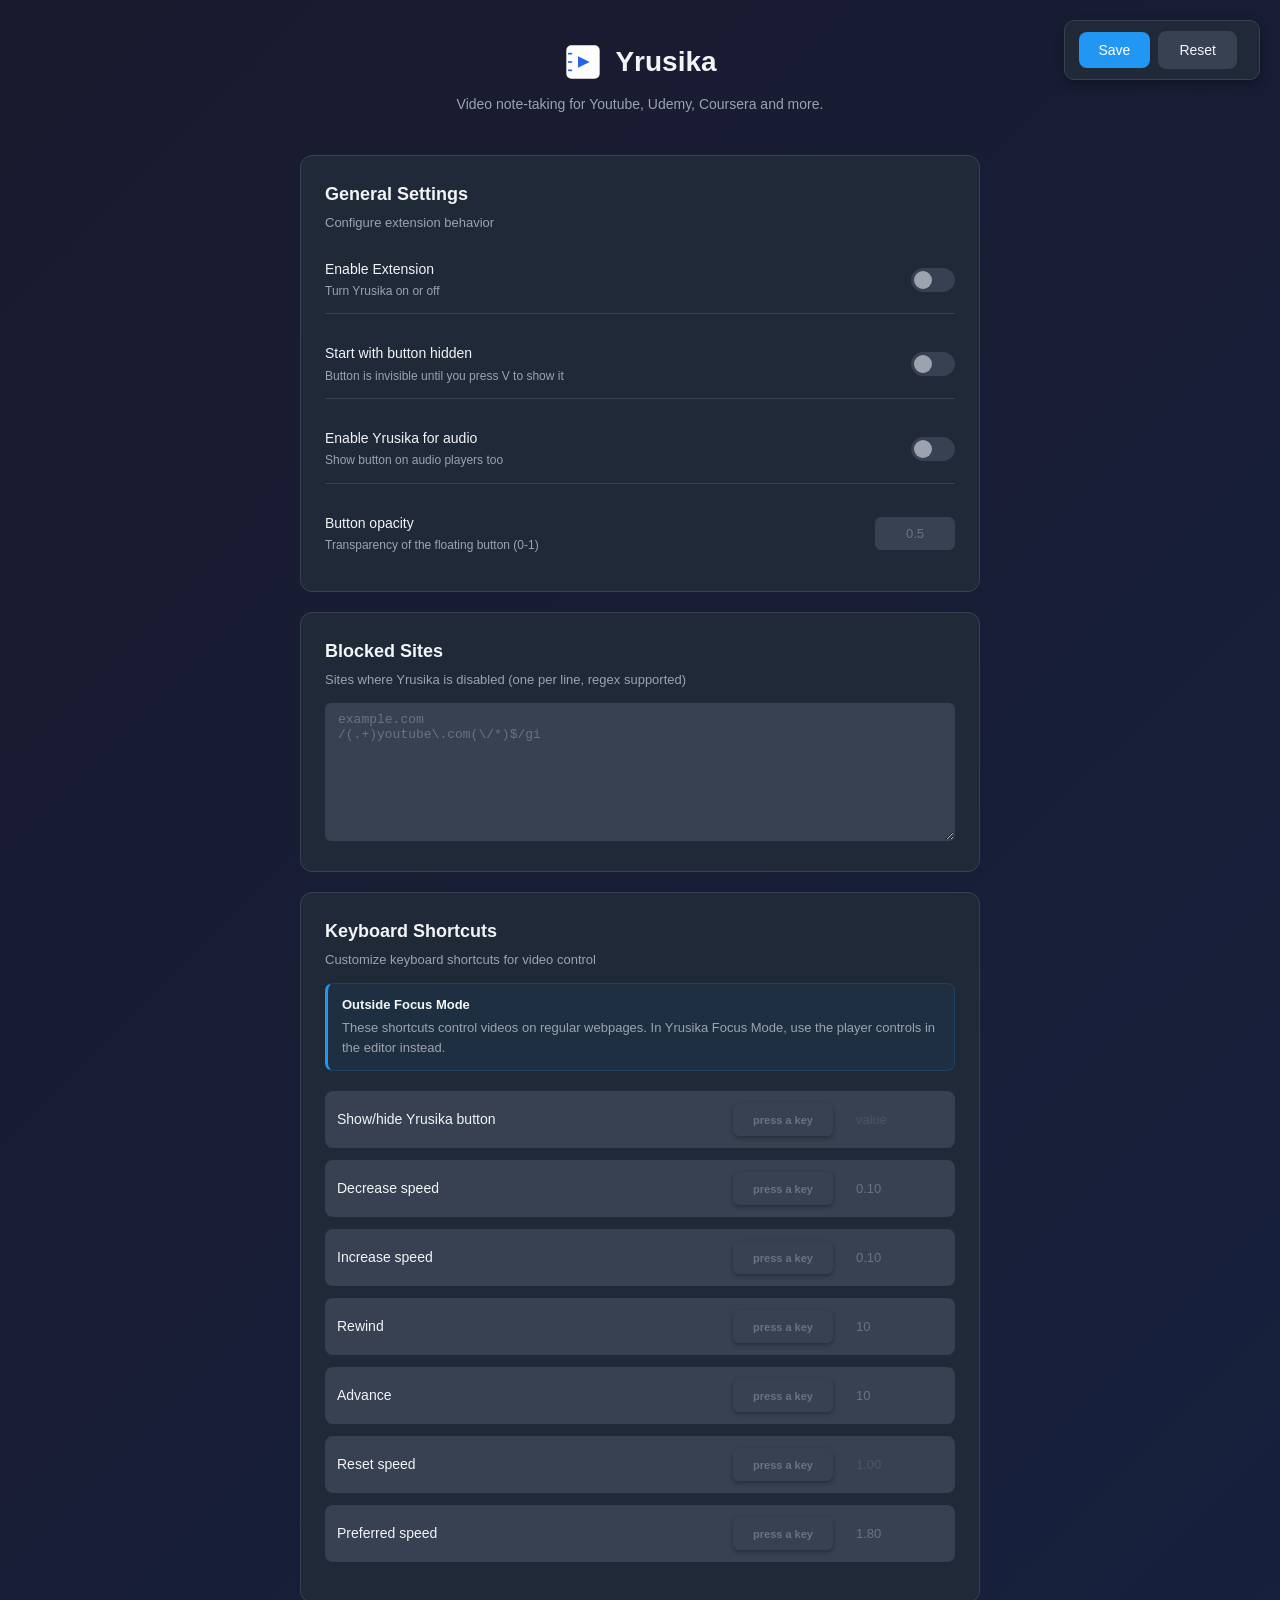
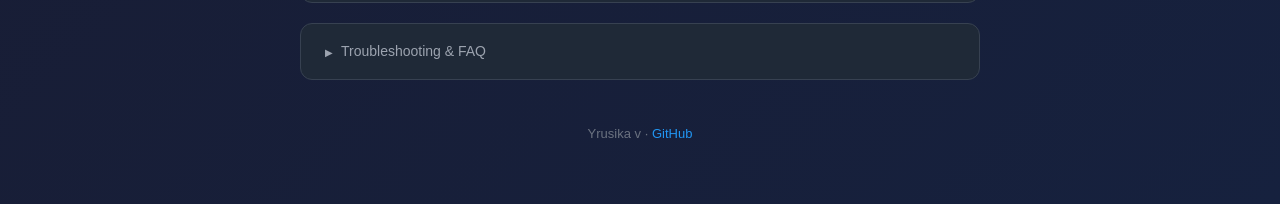
<file: options.html>
<!DOCTYPE html>
<html>
  <head>
    <title>Yrusika Settings</title>
    <link rel="stylesheet" href="options.css" />
    <script src="options.js"></script>
  </head>
  <body>
    <div class="container">
      <div class="floating-actions">
        <button id="save" class="btn-primary">Save</button>
        <button id="restore" class="btn-secondary">Reset</button>
        <span id="status"></span>
      </div>

      <header>
        <div class="logo-section">
          <img src="assets/icons/hover-notes-icon-white.svg" alt="Yrusika" class="logo" />
          <h1>Yrusika</h1>
        </div>
        <p class="tagline">Video note-taking for Youtube, Udemy, Coursera and more.</p>
      </header>

      <main>
        <section class="card">
          <h2>General Settings</h2>
          <p class="section-desc">Configure extension behavior</p>

          <div class="settings-grid">
            <div class="setting-row">
              <div class="setting-info">
                <label for="enabled">Enable Extension</label>
                <span class="setting-desc">Turn Yrusika on or off</span>
              </div>
              <input id="enabled" type="checkbox" class="toggle" />
            </div>

            <div class="setting-row">
              <div class="setting-info">
                <label for="startHidden">Start with button hidden</label>
                <span class="setting-desc">Button is invisible until you press V to show it</span>
              </div>
              <input id="startHidden" type="checkbox" class="toggle" />
            </div>

            <!-- TODO: Implement these features
            <div class="setting-row">
              <div class="setting-info">
                <label for="rememberSpeed">Remember playback speed</label>
                <span class="setting-desc">Restore last used speed for each video</span>
              </div>
              <input id="rememberSpeed" type="checkbox" class="toggle" />
            </div>

            <div class="setting-row">
              <div class="setting-info">
                <label for="forceLastSavedSpeed">Force last saved speed</label>
                <span class="setting-desc">Override video player speed settings</span>
              </div>
              <input id="forceLastSavedSpeed" type="checkbox" class="toggle" />
            </div>
            -->

            <!-- audioBoolean: partial support only; hidden until audio observers are restored -->
            <div class="setting-row" hidden>
              <div class="setting-info">
                <label for="audioBoolean">Enable Yrusika for audio</label>
                <span class="setting-desc">Show button on audio players too</span>
              </div>
              <input id="audioBoolean" type="checkbox" class="toggle" />
            </div>

            <div class="setting-row">
              <div class="setting-info">
                <label for="controllerOpacity">Button opacity</label>
                <span class="setting-desc">Transparency of the floating button (0-1)</span>
              </div>
              <input id="controllerOpacity" type="text" value="" class="input-small" placeholder="0.5" />
            </div>
          </div>
        </section>

        <!-- Revealed by options-bridge.js only when OBSIDIAN_BRIDGE_UI_ENABLED is set. -->
        <section class="card" id="obsidian-bridge" hidden>
          <h2>Obsidian Connection</h2>
          <p class="section-desc">
            Connect Yrusika to Obsidian with the
            <strong>Yrusika Video Notes</strong> plugin. Notes and screenshots are
            written straight into your vault — no folder picker, and it works in
            browsers where direct file access isn't available (like Brave).
          </p>

          <div class="settings-grid">
            <div class="setting-row">
              <div class="setting-info">
                <label>Status</label>
                <span class="setting-desc" id="bridge-status">Checking…</span>
              </div>
              <button id="bridge-connect" class="btn-secondary" type="button">Connect</button>
            </div>

            <div class="setting-row">
              <div class="setting-info">
                <label for="bridge-mode">Save notes through Obsidian</label>
                <span class="setting-desc">
                  Off uses direct file access instead. Requires a connected vault.
                </span>
              </div>
              <input id="bridge-mode" type="checkbox" class="toggle" />
            </div>

            <div class="setting-row">
              <div class="setting-info">
                <label for="bridge-port">Port</label>
                <span class="setting-desc">Must match the plugin's port setting (default 27130)</span>
              </div>
              <input id="bridge-port" type="text" inputmode="numeric" placeholder="27130" />
            </div>
          </div>
        </section>

        <section class="card">
          <h2>Blocked Sites</h2>
          <p class="section-desc">Sites where Yrusika is disabled (one per line, regex supported)</p>

          <textarea id="blacklist" rows="8" placeholder="example.com&#10;/(.+)youtube\.com(\/*)$/gi"></textarea>
        </section>

        <section class="card" id="customs">
          <h2>Keyboard Shortcuts</h2>
          <p class="section-desc">Customize keyboard shortcuts for video control</p>
          <div class="scope-note" role="note">
            <p class="scope-note-title">Outside Focus Mode</p>
            <p class="scope-note-body">
              These shortcuts control videos on regular webpages. In Yrusika Focus Mode, use the player controls in the editor instead.
            </p>
          </div>

          <div class="shortcut-grid">
            <div class="row customs" id="display">
              <span class="action-label">Show/hide Yrusika button</span>
              <input type="hidden" class="customDo" value="display" />
              <input class="customKey" type="text" value="" placeholder="press a key" />
              <input class="customValue" type="text" placeholder="value" disabled />
              <select class="customForce" hidden>
                <option value="false">Do not disable website key bindings</option>
                <option value="true">Disable website key bindings</option>
              </select>
            </div>

            <div class="row customs" id="slower">
              <span class="action-label">Decrease speed</span>
              <input type="hidden" class="customDo" value="slower" />
              <input class="customKey" type="text" value="" placeholder="press a key" />
              <input class="customValue" type="text" placeholder="0.10" />
              <select class="customForce" hidden>
                <option value="false">Do not disable website key bindings</option>
                <option value="true">Disable website key bindings</option>
              </select>
            </div>

            <div class="row customs" id="faster">
              <span class="action-label">Increase speed</span>
              <input type="hidden" class="customDo" value="faster" />
              <input class="customKey" type="text" value="" placeholder="press a key" />
              <input class="customValue" type="text" placeholder="0.10" />
              <select class="customForce" hidden>
                <option value="false">Do not disable website key bindings</option>
                <option value="true">Disable website key bindings</option>
              </select>
            </div>

            <div class="row customs" id="rewind">
              <span class="action-label">Rewind</span>
              <input type="hidden" class="customDo" value="rewind" />
              <input class="customKey" type="text" value="" placeholder="press a key" />
              <input class="customValue" type="text" placeholder="10" />
              <select class="customForce" hidden>
                <option value="false">Do not disable website key bindings</option>
                <option value="true">Disable website key bindings</option>
              </select>
            </div>

            <div class="row customs" id="advance">
              <span class="action-label">Advance</span>
              <input type="hidden" class="customDo" value="advance" />
              <input class="customKey" type="text" value="" placeholder="press a key" />
              <input class="customValue" type="text" placeholder="10" />
              <select class="customForce" hidden>
                <option value="false">Do not disable website key bindings</option>
                <option value="true">Disable website key bindings</option>
              </select>
            </div>

            <div class="row customs" id="reset">
              <span class="action-label">Reset speed</span>
              <input type="hidden" class="customDo" value="reset" />
              <input class="customKey" type="text" value="" placeholder="press a key" />
              <input class="customValue" type="text" placeholder="1.00" disabled />
              <select class="customForce" hidden>
                <option value="false">Do not disable website key bindings</option>
                <option value="true">Disable website key bindings</option>
              </select>
            </div>

            <div class="row customs" id="fast">
              <span class="action-label">Preferred speed</span>
              <input type="hidden" class="customDo" value="fast" />
              <input class="customKey" type="text" value="" placeholder="press a key" />
              <input class="customValue" type="text" placeholder="1.80" />
              <select class="customForce" hidden>
                <option value="false">Do not disable website key bindings</option>
                <option value="true">Disable website key bindings</option>
              </select>
            </div>
          </div>

          <!-- <button id="add" class="btn-secondary">+ Add New Shortcut</button> -->
        </section>

        <details class="faq-section">
          <summary>Troubleshooting & FAQ</summary>
          <div class="faq-content">
            <h4>Controls not showing for local videos?</h4>
            <p>You need to grant additional permissions:</p>
            <ul>
              <li>Navigate to <code>chrome://extensions</code></li>
              <li>Find Yrusika and enable "Allow access to file URLs"</li>
            </ul>
          </div>
        </details>
      </main>

      <footer>
        <p>Yrusika v<span id="extension-version"></span> &middot; <a href="https://github.com/tejuas98/yrusika" target="_blank">GitHub</a></p>
      </footer>
    </div>
  </body>
</html>
</file>
<file: options.css>
:root{--bg-primary:#1a1a2e;--bg-secondary:#16213e;--bg-card:#1f2937;--bg-input:#374151;--text-primary:#f3f4f6;--text-secondary:#9ca3af;--text-muted:#6b7280;--accent:#2196f3;--accent-hover:#1976d2;--border:#374151;--success:#10b981;--error:#ef4444}*{box-sizing:border-box;margin:0;padding:0}body{font-family:-apple-system,BlinkMacSystemFont,'Segoe UI',Roboto,Oxygen,Ubuntu,sans-serif;font-size:14px;line-height:1.6;color:var(--text-primary);background:linear-gradient(135deg,var(--bg-primary) 0,var(--bg-secondary) 100%);min-height:100vh}.container{max-width:720px;margin:0 auto;padding:40px 20px}.floating-actions{position:fixed;top:20px;right:20px;display:flex;align-items:center;gap:8px;background:var(--bg-card);padding:10px 14px;border-radius:10px;border:1px solid var(--border);box-shadow:0 4px 12px rgba(0,0,0,.3);z-index:100}header{text-align:center;margin-bottom:40px}.logo-section{display:flex;align-items:center;justify-content:center;gap:12px;margin-bottom:8px}.logo{width:40px;height:40px}h1{font-size:28px;font-weight:600;color:var(--text-primary)}.tagline{color:var(--text-secondary);font-size:14px}.card{background:var(--bg-card);border-radius:12px;padding:24px;margin-bottom:20px;border:1px solid var(--border)}h2{font-size:18px;font-weight:600;color:var(--text-primary);margin-bottom:4px}.section-desc{color:var(--text-secondary);font-size:13px;margin-bottom:12px}.scope-note{margin-bottom:20px;padding:12px 14px;background:rgba(33,150,243,.06);border:1px solid rgba(33,150,243,.18);border-left:3px solid var(--accent);border-radius:8px}.scope-note-title{font-size:13px;font-weight:600;color:var(--text-primary);line-height:1.4;margin-bottom:4px}.scope-note-body{font-size:13px;line-height:1.55;color:var(--text-secondary)}.shortcut-grid{display:flex;flex-direction:column;gap:12px;margin-bottom:16px}.row.customs{display:grid;grid-template-columns:1fr 100px 100px;gap:10px;align-items:center;padding:12px;background:var(--bg-input);border-radius:8px}input[type=text],select,textarea{background:var(--bg-input);border:1px solid var(--border);border-radius:6px;padding:8px 12px;color:var(--text-primary);font-size:13px;transition:border-color .2s,box-shadow .2s}input[type=text]:focus,select:focus,textarea:focus{outline:0;border-color:var(--accent);box-shadow:0 0 0 3px rgba(33,150,243,.2)}select{cursor:pointer}input[type=text]::placeholder,textarea::placeholder{color:var(--text-muted)}.action-label{font-weight:500;color:var(--text-primary)}.customKey{text-align:center;color:var(--text-primary);font-weight:600;text-transform:uppercase;background:linear-gradient(180deg,var(--bg-input) 0,#2d3748 100%);border:1px solid var(--border);border-bottom:3px solid #1a202c;border-radius:6px;box-shadow:0 2px 4px rgba(0,0,0,.3);min-width:44px;padding:8px 12px;cursor:pointer;transition:.15s}.customKey:hover{background:linear-gradient(180deg,#4a5568 0,#2d3748 100%);border-color:var(--accent);transform:translateY(-1px)}.customKey:focus{outline:0;border-color:var(--accent);box-shadow:0 0 0 3px rgba(33,150,243,.3),0 2px 4px rgba(0,0,0,.3)}.customKey::placeholder{color:var(--text-muted);font-size:11px;text-transform:none}.customForce{display:none}.customValue{background:var(--bg-secondary);border:1px dashed var(--border);border-radius:6px;cursor:text;transition:.15s}.customValue:hover:not(:disabled){border-color:var(--accent);border-style:solid}.customValue:focus{border-style:solid}.customValue:disabled{opacity:.4;cursor:not-allowed;border-style:solid;background:0 0}textarea{width:100%;resize:vertical;min-height:120px;font-family:monospace}.input-small{width:80px;text-align:center}.settings-grid{display:flex;flex-direction:column;gap:16px}.setting-row{display:flex;justify-content:space-between;align-items:center;padding:12px 0;border-bottom:1px solid var(--border)}.setting-row:last-child{border-bottom:none}.setting-info{display:flex;flex-direction:column;gap:2px}.setting-info label{font-weight:500;color:var(--text-primary);cursor:pointer}.setting-info .setting-desc{font-size:12px;color:var(--text-secondary)}input[type=checkbox].toggle{appearance:none;width:44px;height:24px;background:var(--bg-input);border-radius:12px;position:relative;cursor:pointer;transition:background .2s;border:1px solid var(--border)}input[type=checkbox].toggle::after{content:'';position:absolute;top:2px;left:2px;width:18px;height:18px;background:var(--text-secondary);border-radius:50%;transition:transform .2s,background .2s}input[type=checkbox].toggle:checked{background:var(--accent);border-color:var(--accent)}input[type=checkbox].toggle:checked::after{transform:translateX(20px);background:#fff}button{font-family:inherit;font-size:14px;font-weight:500;padding:10px 20px;border-radius:8px;border:none;cursor:pointer;transition:.2s}.btn-primary{background:var(--accent);color:#fff}.btn-primary:hover{background:var(--accent-hover);transform:translateY(-1px)}.btn-secondary{background:var(--bg-input);color:var(--text-primary);border:1px solid var(--border)}.btn-secondary:hover{background:var(--border)}#status{color:var(--success);font-size:13px}.faq-section{background:var(--bg-card);border-radius:12px;border:1px solid var(--border);margin-bottom:24px}.faq-section summary{padding:16px 24px;cursor:pointer;font-weight:500;color:var(--text-secondary);list-style:none}.faq-section summary::-webkit-details-marker{display:none}.faq-section summary::before{content:'▶';display:inline-block;margin-right:8px;transition:transform .2s;font-size:10px}.faq-section[open] summary::before{transform:rotate(90deg)}.faq-content{padding:0 24px 24px;color:var(--text-secondary);font-size:13px}.faq-content h4{color:var(--text-primary);font-size:14px;margin:16px 0 8px}.faq-content h4:first-child{margin-top:0}.faq-content ul{margin:8px 0;padding-left:20px}.faq-content li{margin:4px 0}.faq-content code{background:var(--bg-input);padding:2px 6px;border-radius:4px;font-size:12px;color:var(--accent)}footer{text-align:center;padding:20px;color:var(--text-muted);font-size:13px}footer a{color:var(--accent);text-decoration:none}footer a:hover{text-decoration:underline}@media (max-width:600px){.container{padding:20px 16px}.row.customs{grid-template-columns:1fr;gap:8px}.setting-row{flex-direction:column;align-items:flex-start;gap:12px}.actions{flex-direction:column}.actions button{width:100%}}
</file>
